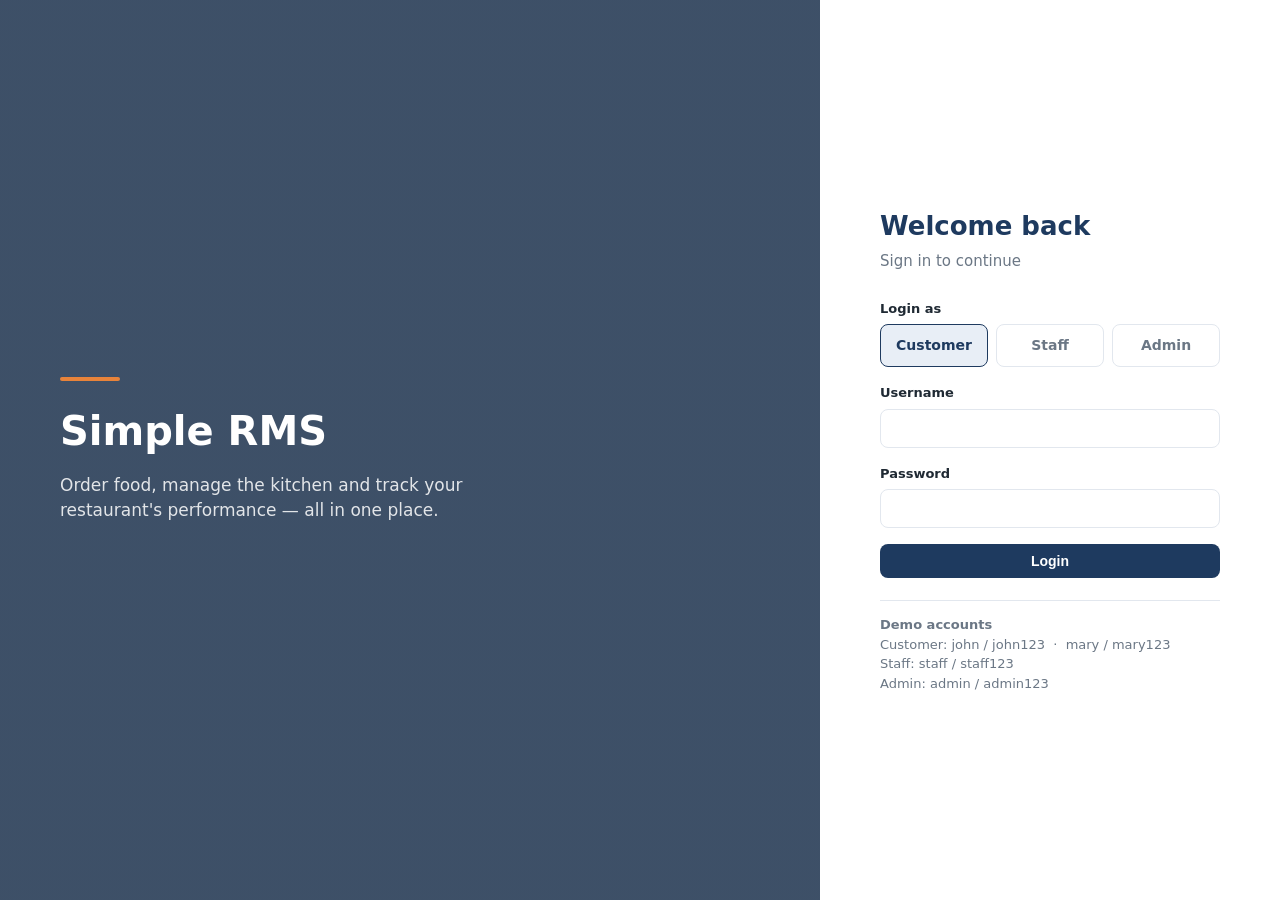
<file: wwwroot/index.html>
<!DOCTYPE html>
<html lang="en">
<head>
    <meta charset="UTF-8">
    <meta name="viewport" content="width=device-width, initial-scale=1.0">
    <title>Login - Simple RMS</title>
    <link rel="stylesheet" href="css/style.css">
</head>
<body>
<div class="login-page">
    <div class="login-side">
        <div class="accent-line"></div>
        <h1>Simple RMS</h1>
        <p>Order food, manage the kitchen and track your restaurant's performance — all in one place.</p>
    </div>

    <div class="login-form-wrap">
        <form class="login-form" id="loginForm">
            <h2>Welcome back</h2>
            <p class="muted">Sign in to continue</p>

            <div id="error" class="error-msg hidden"></div>

            <div class="form-group">
                <label>Login as</label>
                <div class="role-picker">
                    <input type="radio" name="role" id="roleCustomer" value="customer" checked>
                    <label for="roleCustomer">Customer</label>
                    <input type="radio" name="role" id="roleStaff" value="staff">
                    <label for="roleStaff">Staff</label>
                    <input type="radio" name="role" id="roleAdmin" value="admin">
                    <label for="roleAdmin">Admin</label>
                </div>
            </div>

            <div class="form-group">
                <label for="username">Username</label>
                <input class="input" id="username" required autocomplete="username">
            </div>

            <div class="form-group">
                <label for="password">Password</label>
                <input class="input" id="password" type="password" required autocomplete="current-password">
            </div>

            <button class="btn btn-primary btn-block" type="submit">Login</button>

            <div class="demo-logins">
                <b>Demo accounts</b><br>
                Customer: john / john123 &nbsp;·&nbsp; mary / mary123<br>
                Staff: staff / staff123<br>
                Admin: admin / admin123
            </div>
        </form>
    </div>
</div>

<script src="js/common.js"></script>
<script>
    const pages = { customer: "customer.html", staff: "staff.html", admin: "admin.html" };

    // Already logged in? Go straight to the right page
    const existing = getUser();
    if (existing) window.location.href = pages[existing.role];

    document.getElementById("loginForm").addEventListener("submit", async (e) => {
        e.preventDefault();
        const errorBox = document.getElementById("error");
        errorBox.classList.add("hidden");

        try {
            const user = await api("/api/login", "POST", {
                username: document.getElementById("username").value.trim(),
                password: document.getElementById("password").value,
                role: document.querySelector("input[name=role]:checked").value
            });
            sessionStorage.setItem("user", JSON.stringify(user));
            window.location.href = pages[user.role];
        } catch (err) {
            errorBox.textContent = err.message;
            errorBox.classList.remove("hidden");
        }
    });
</script>
</body>
</html>
</file>
<file: wwwroot/css/style.css>
/* Colours: white base + navy (primary) + amber (accent) */
:root {
    --primary: #1e3a5f;
    --primary-dark: #152b47;
    --primary-light: #e8eef6;
    --accent: #e8833a;
    --accent-dark: #cf6f29;
    --white: #ffffff;
    --bg: #f5f7fa;
    --border: #e2e7ee;
    --text: #1f2933;
    --muted: #6b7785;
    --radius: 10px;
    --shadow: 0 2px 10px rgba(30, 58, 95, 0.08);
}

* { box-sizing: border-box; margin: 0; padding: 0; }

body {
    font-family: "Segoe UI", system-ui, -apple-system, Roboto, Arial, sans-serif;
    background: var(--bg);
    color: var(--text);
    font-size: 15px;
    line-height: 1.5;
}

h1, h2, h3 { color: var(--primary); font-weight: 600; }
.muted { color: var(--muted); }
.hidden { display: none !important; }

/* ---------- Buttons ---------- */
.btn {
    display: inline-flex;
    align-items: center;
    justify-content: center;
    gap: 6px;
    border: none;
    border-radius: 8px;
    padding: 9px 16px;
    font-size: 14px;
    font-weight: 600;
    cursor: pointer;
    text-decoration: none;
    transition: background 0.15s, opacity 0.15s;
}
.btn:disabled { opacity: 0.45; cursor: not-allowed; }
.btn-primary { background: var(--primary); color: var(--white); }
.btn-primary:hover:not(:disabled) { background: var(--primary-dark); }
.btn-accent { background: var(--accent); color: var(--white); }
.btn-accent:hover:not(:disabled) { background: var(--accent-dark); }
.btn-outline { background: var(--white); color: var(--primary); border: 1px solid var(--border); }
.btn-outline:hover:not(:disabled) { background: var(--primary-light); }
.btn-danger { background: var(--white); color: #c0392b; border: 1px solid #f1c6c0; }
.btn-danger:hover:not(:disabled) { background: #fdecea; }
.btn-success { background: var(--white); color: #1e8449; border: 1px solid #bfe3cc; }
.btn-success:hover:not(:disabled) { background: #e9f7ef; }
.btn-sm { padding: 6px 10px; font-size: 13px; }
.btn-block { width: 100%; }

/* ---------- Top bar ---------- */
.topbar {
    background: var(--white);
    border-bottom: 1px solid var(--border);
    padding: 0 28px;
    height: 64px;
    display: flex;
    align-items: center;
    justify-content: space-between;
    position: sticky;
    top: 0;
    z-index: 10;
}
.brand { display: flex; align-items: center; gap: 10px; font-size: 20px; font-weight: 700; color: var(--primary); }
.brand-logo {
    width: 36px; height: 36px; border-radius: 8px;
    background: var(--accent); color: var(--white);
    display: grid; place-items: center; font-size: 18px;
}
.topbar-right { display: flex; align-items: center; gap: 14px; }
.user-chip { font-size: 14px; color: var(--muted); }
.user-chip b { color: var(--primary); }

/* ---------- Tabs ---------- */
.tabs { display: flex; gap: 6px; }
.tab {
    background: none; border: none; cursor: pointer;
    padding: 8px 14px; border-radius: 8px;
    font-size: 14px; font-weight: 600; color: var(--muted);
}
.tab:hover { background: var(--bg); color: var(--primary); }
.tab.active { background: var(--primary-light); color: var(--primary); }
.badge-count {
    display: inline-block; min-width: 20px; padding: 0 6px; margin-left: 4px;
    border-radius: 10px; background: var(--accent); color: var(--white);
    font-size: 12px; line-height: 20px; text-align: center;
}

/* ---------- Layout ---------- */
.container { max-width: 1200px; margin: 0 auto; padding: 28px; }
.page-header { display: flex; align-items: center; justify-content: space-between; margin-bottom: 20px; gap: 12px; flex-wrap: wrap; }
.panel {
    background: var(--white);
    border: 1px solid var(--border);
    border-radius: var(--radius);
    box-shadow: var(--shadow);
    padding: 20px;
}
.empty { text-align: center; padding: 50px 20px; color: var(--muted); }

/* ---------- Login ---------- */
.login-page { min-height: 100vh; display: flex; }
.login-side {
    flex: 1;
    background: linear-gradient(rgba(21, 43, 71, 0.82), rgba(21, 43, 71, 0.82)),
                url("https://images.unsplash.com/photo-1517248135467-4c7edcad34c4?auto=format&fit=crop&w=1200&q=70") center / cover;
    color: var(--white);
    display: flex; flex-direction: column; justify-content: center;
    padding: 60px;
}
.login-side h1 { color: var(--white); font-size: 40px; margin-bottom: 12px; }
.login-side p { font-size: 17px; opacity: 0.85; max-width: 420px; }
.login-side .accent-line { width: 60px; height: 4px; background: var(--accent); border-radius: 2px; margin-bottom: 20px; }
.login-form-wrap { width: 460px; background: var(--white); display: flex; align-items: center; justify-content: center; padding: 40px; }
.login-form { width: 100%; max-width: 340px; }
.login-form h2 { font-size: 26px; margin-bottom: 4px; }
.login-form .muted { margin-bottom: 26px; }

.form-group { margin-bottom: 16px; }
.form-group label { display: block; font-size: 13px; font-weight: 600; margin-bottom: 6px; color: var(--text); }
.input, select.input {
    width: 100%; padding: 10px 12px;
    border: 1px solid var(--border); border-radius: 8px;
    font-size: 15px; background: var(--white); color: var(--text);
}
.input:focus { outline: none; border-color: var(--primary); box-shadow: 0 0 0 3px var(--primary-light); }

.role-picker { display: grid; grid-template-columns: repeat(3, 1fr); gap: 8px; }
.role-picker input { display: none; }
.role-picker label {
    border: 1px solid var(--border); border-radius: 8px;
    padding: 10px 4px; text-align: center; cursor: pointer;
    font-weight: 600; font-size: 14px; color: var(--muted); margin: 0;
}
.role-picker input:checked + label { border-color: var(--primary); background: var(--primary-light); color: var(--primary); }

.error-msg { background: #fdecea; color: #c0392b; padding: 9px 12px; border-radius: 8px; font-size: 14px; margin-bottom: 14px; }
.demo-logins { margin-top: 22px; font-size: 13px; color: var(--muted); border-top: 1px solid var(--border); padding-top: 14px; }

/* ---------- Menu cards ---------- */
.filters { display: flex; gap: 8px; flex-wrap: wrap; margin-bottom: 20px; }
.chip {
    border: 1px solid var(--border); background: var(--white); color: var(--muted);
    padding: 6px 14px; border-radius: 20px; cursor: pointer; font-weight: 600; font-size: 13px;
}
.chip.active { background: var(--primary); border-color: var(--primary); color: var(--white); }

.menu-grid { display: grid; grid-template-columns: repeat(auto-fill, minmax(250px, 1fr)); gap: 22px; }
.food-card {
    background: var(--white); border: 1px solid var(--border); border-radius: var(--radius);
    overflow: hidden; box-shadow: var(--shadow);
    display: flex; flex-direction: column;
    transition: transform 0.15s, box-shadow 0.15s;
}
.food-card:hover { transform: translateY(-3px); box-shadow: 0 6px 18px rgba(30, 58, 95, 0.14); }
.food-card img { width: 100%; height: 170px; object-fit: cover; background: var(--primary-light); }
.food-body { padding: 14px 16px 16px; display: flex; flex-direction: column; flex: 1; }
.food-top { display: flex; justify-content: space-between; align-items: flex-start; gap: 8px; }
.food-name { font-size: 16px; font-weight: 700; color: var(--primary); }
.food-price { font-weight: 700; color: var(--accent); white-space: nowrap; }
.food-desc { font-size: 13px; color: var(--muted); margin: 6px 0 14px; flex: 1; }
.food-category { font-size: 11px; text-transform: uppercase; letter-spacing: 0.5px; color: var(--muted); font-weight: 600; }

.qty { display: flex; align-items: center; justify-content: center; gap: 0; margin-bottom: 10px; }
.qty button {
    width: 36px; height: 36px; border: 1px solid var(--border); background: var(--white);
    font-size: 18px; font-weight: 700; color: var(--primary); cursor: pointer;
}
.qty button:first-child { border-radius: 8px 0 0 8px; }
.qty button:last-child { border-radius: 0 8px 8px 0; }
.qty button:hover { background: var(--primary-light); }
.qty span {
    width: 50px; height: 36px; display: grid; place-items: center;
    border-top: 1px solid var(--border); border-bottom: 1px solid var(--border);
    font-weight: 700;
}

/* ---------- Cart ---------- */
.cart-layout { display: grid; grid-template-columns: 1fr 320px; gap: 22px; align-items: start; }
.cart-row { display: flex; align-items: center; gap: 14px; padding: 14px 0; border-bottom: 1px solid var(--border); }
.cart-row:last-child { border-bottom: none; }
.cart-row img { width: 70px; height: 70px; border-radius: 8px; object-fit: cover; }
.cart-row .info { flex: 1; }
.cart-row .qty { margin: 0; }
.cart-row .line-total { width: 80px; text-align: right; font-weight: 700; }
.summary-row { display: flex; justify-content: space-between; margin-bottom: 10px; }
.summary-total { font-size: 20px; font-weight: 700; color: var(--primary); border-top: 1px solid var(--border); padding-top: 12px; margin-top: 6px; }

/* ---------- Orders ---------- */
.order-list { display: grid; gap: 16px; }
.order-card { background: var(--white); border: 1px solid var(--border); border-radius: var(--radius); box-shadow: var(--shadow); padding: 18px 20px; }
.order-head { display: flex; justify-content: space-between; align-items: center; margin-bottom: 10px; }
.order-id { font-weight: 700; color: var(--primary); font-size: 16px; }
.order-items { font-size: 14px; color: var(--muted); }
.order-foot { display: flex; justify-content: space-between; align-items: center; margin-top: 12px; padding-top: 10px; border-top: 1px solid var(--border); }

.status {
    display: inline-block; padding: 3px 10px; border-radius: 20px;
    font-size: 12px; font-weight: 700; text-transform: uppercase; letter-spacing: 0.4px;
}
.status-Pending { background: #fff4e5; color: #b9650f; }
.status-Processing { background: var(--primary-light); color: var(--primary); }
.status-Done { background: #e9f7ef; color: #1e8449; }
.status-Cancelled { background: #fdecea; color: #c0392b; }

/* ---------- Tables ---------- */
.table { width: 100%; border-collapse: collapse; }
.table th {
    text-align: left; font-size: 12px; text-transform: uppercase; letter-spacing: 0.5px;
    color: var(--muted); padding: 10px 12px; border-bottom: 2px solid var(--border);
}
.table td { padding: 12px; border-bottom: 1px solid var(--border); vertical-align: middle; font-size: 14px; }
.table tr:last-child td { border-bottom: none; }
.table .actions { display: flex; gap: 6px; flex-wrap: wrap; }

/* ---------- Stats ---------- */
.stats-grid { display: grid; grid-template-columns: repeat(auto-fit, minmax(200px, 1fr)); gap: 18px; margin-bottom: 22px; }
.stat-card { background: var(--white); border: 1px solid var(--border); border-radius: var(--radius); box-shadow: var(--shadow); padding: 18px 20px; border-left: 4px solid var(--primary); }
.stat-card.accent { border-left-color: var(--accent); }
.stat-label { font-size: 13px; color: var(--muted); font-weight: 600; text-transform: uppercase; letter-spacing: 0.4px; }
.stat-value { font-size: 28px; font-weight: 700; color: var(--primary); margin-top: 4px; }
.stat-sub { font-size: 13px; color: var(--muted); }
.two-col { display: grid; grid-template-columns: 1fr 1fr; gap: 22px; margin-bottom: 22px; }

.bar-row { margin-bottom: 14px; }
.bar-label { display: flex; justify-content: space-between; font-size: 14px; margin-bottom: 4px; }
.bar { height: 10px; background: var(--bg); border-radius: 5px; overflow: hidden; }
.bar > div { height: 100%; border-radius: 5px; }

/* ---------- Modal ---------- */
.modal-bg { position: fixed; inset: 0; background: rgba(21, 43, 71, 0.45); display: flex; align-items: center; justify-content: center; z-index: 50; padding: 20px; }
.modal { background: var(--white); border-radius: 12px; width: 100%; max-width: 560px; max-height: 90vh; overflow: auto; padding: 24px; }
.modal-head { display: flex; justify-content: space-between; align-items: center; margin-bottom: 16px; }
.modal-foot { display: flex; justify-content: space-between; align-items: center; margin-top: 18px; padding-top: 14px; border-top: 1px solid var(--border); }
.add-row { display: flex; gap: 8px; margin-top: 14px; }
.add-row select { flex: 1; }

/* ---------- Toast ---------- */
.toast {
    position: fixed; bottom: 24px; left: 50%; transform: translateX(-50%);
    background: var(--primary); color: var(--white);
    padding: 12px 20px; border-radius: 8px; box-shadow: var(--shadow);
    font-weight: 600; z-index: 100;
}

/* ---------- Small screens ---------- */
@media (max-width: 800px) {
    .login-side { display: none; }
    .login-form-wrap { width: 100%; }
    .cart-layout, .two-col { grid-template-columns: 1fr; }
    .topbar { padding: 0 14px; height: auto; flex-wrap: wrap; gap: 8px; padding-top: 10px; padding-bottom: 10px; }
    .container { padding: 16px; }
    .table-wrap { overflow-x: auto; }
}
</file>
